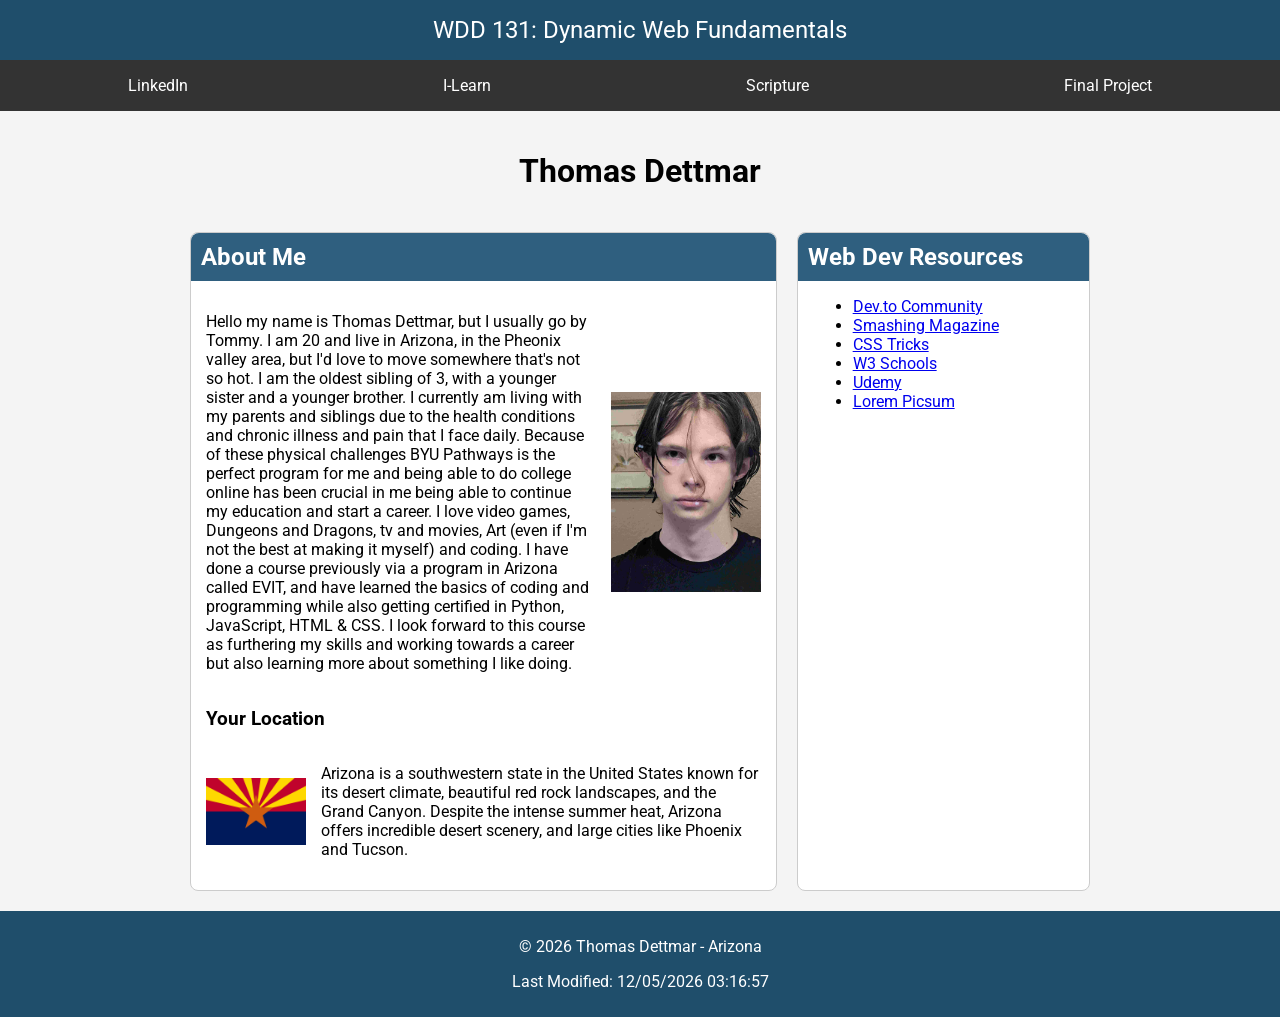
<file: index.html>
<!DOCTYPE html>
<html lang="en">
<head>
    <meta charset="UTF-8">
    <meta name="viewport" content="width=device-width, initial-scale=1.0">
    <title>WDD 131 – Dynamic Web Fundamentals – Thomas Dettmar</title>
    <meta name="description" content="WDD 131 – Dynamic Web Fundamentals | Thomas Dettmar | Web development, HTML, CSS, JavaScript landing page">
    <meta name="author" content="Thomas Dettmar">

    <link rel="preconnect" href="https://fonts.googleapis.com">
    <link rel="preconnect" href="https://fonts.gstatic.com" crossorigin>

    <link href="https://fonts.googleapis.com/css2?family=Roboto:wght@300;400;700&display=swap" rel="stylesheet">

    <link rel="stylesheet" href="styles/base.css">
    <script src="scripts/getdates.js" defer></script>
</head>
<body>

<header>
    <span id="course-title">WDD 131: Dynamic Web Fundamentals</span>
    <nav>
        <a href="https://www.linkedin.com/in/thomas-dettmar/" target="_blank">LinkedIn</a>
        <a href="https://byupw.instructure.com/" target="_blank">I-Learn</a>
        <a href="https://www.churchofjesuschrist.org/study/scriptures/nt/rev/6?lang=eng&id=p8#p8" target="_blank">Scripture</a>
        <a href="https://wildw00f.github.io/wdd131/project/index.html" target="_blank">Final Project</a>
    </nav>
</header>

<main>
    <h1>Thomas Dettmar</h1>

    <section class="card">
        <h2>About Me</h2>

        <div class="about-content">
            <p>
                Hello my name is Thomas Dettmar, but I usually go by Tommy. I am 20 and live in Arizona, in the Pheonix valley area, but I'd love to move somewhere that's not so hot. I am the oldest sibling of 3, with a younger sister and a younger brother. I currently am living with my parents and siblings due to the health conditions and chronic illness and pain that I face daily. Because of these physical challenges BYU Pathways is the perfect program for me and being able to do college online has been crucial in me being able to continue my education and start a career. I love video games, Dungeons and Dragons, tv and movies, Art (even if I'm not the best at making it myself) and coding. I have done a course previously via a program in Arizona called EVIT, and have learned the basics of coding and programming while also getting certified in Python, JavaScript, HTML & CSS. I look forward to this course as furthering my skills and working towards a career but also learning more about something I like doing.
            </p>
            <img src="images/profile.jpg" alt="Profile Photo">
        </div>

        <h3>Your Location</h3>

        <div class="location">
            <img src="images/flag.png" alt="Country Flag">
            <p>
                Arizona is a southwestern state in the United States known for its desert climate,
                beautiful red rock landscapes, and the Grand Canyon.
                Despite the intense summer heat, Arizona offers incredible desert scenery,
                and large cities like Phoenix and Tucson.
            </p>
        </div>
    </section>

    <section class="card">
        <h2>Web Dev Resources</h2>
        <ul>
            <li><a href="https://dev.to/">Dev.to Community</a></li>
            <li><a href="https://www.smashingmagazine.com/">Smashing Magazine</a></li>
            <li><a href="https://css-tricks.com/">CSS Tricks</a></li>
            <li><a href="https://www.w3schools.com/">W3 Schools</a></li>
            <li><a href="https://www.udemy.com/">Udemy</a></li>
            <li><a href="https://picsum.photos/">Lorem Picsum</a></li>
        </ul>
    </section>
</main>

<footer>
    <p>
        © <span id="currentyear"></span> Thomas Dettmar - Arizona
    </p>
    <p id="lastModified"></p>
</footer>

</body>
</html>
</file>
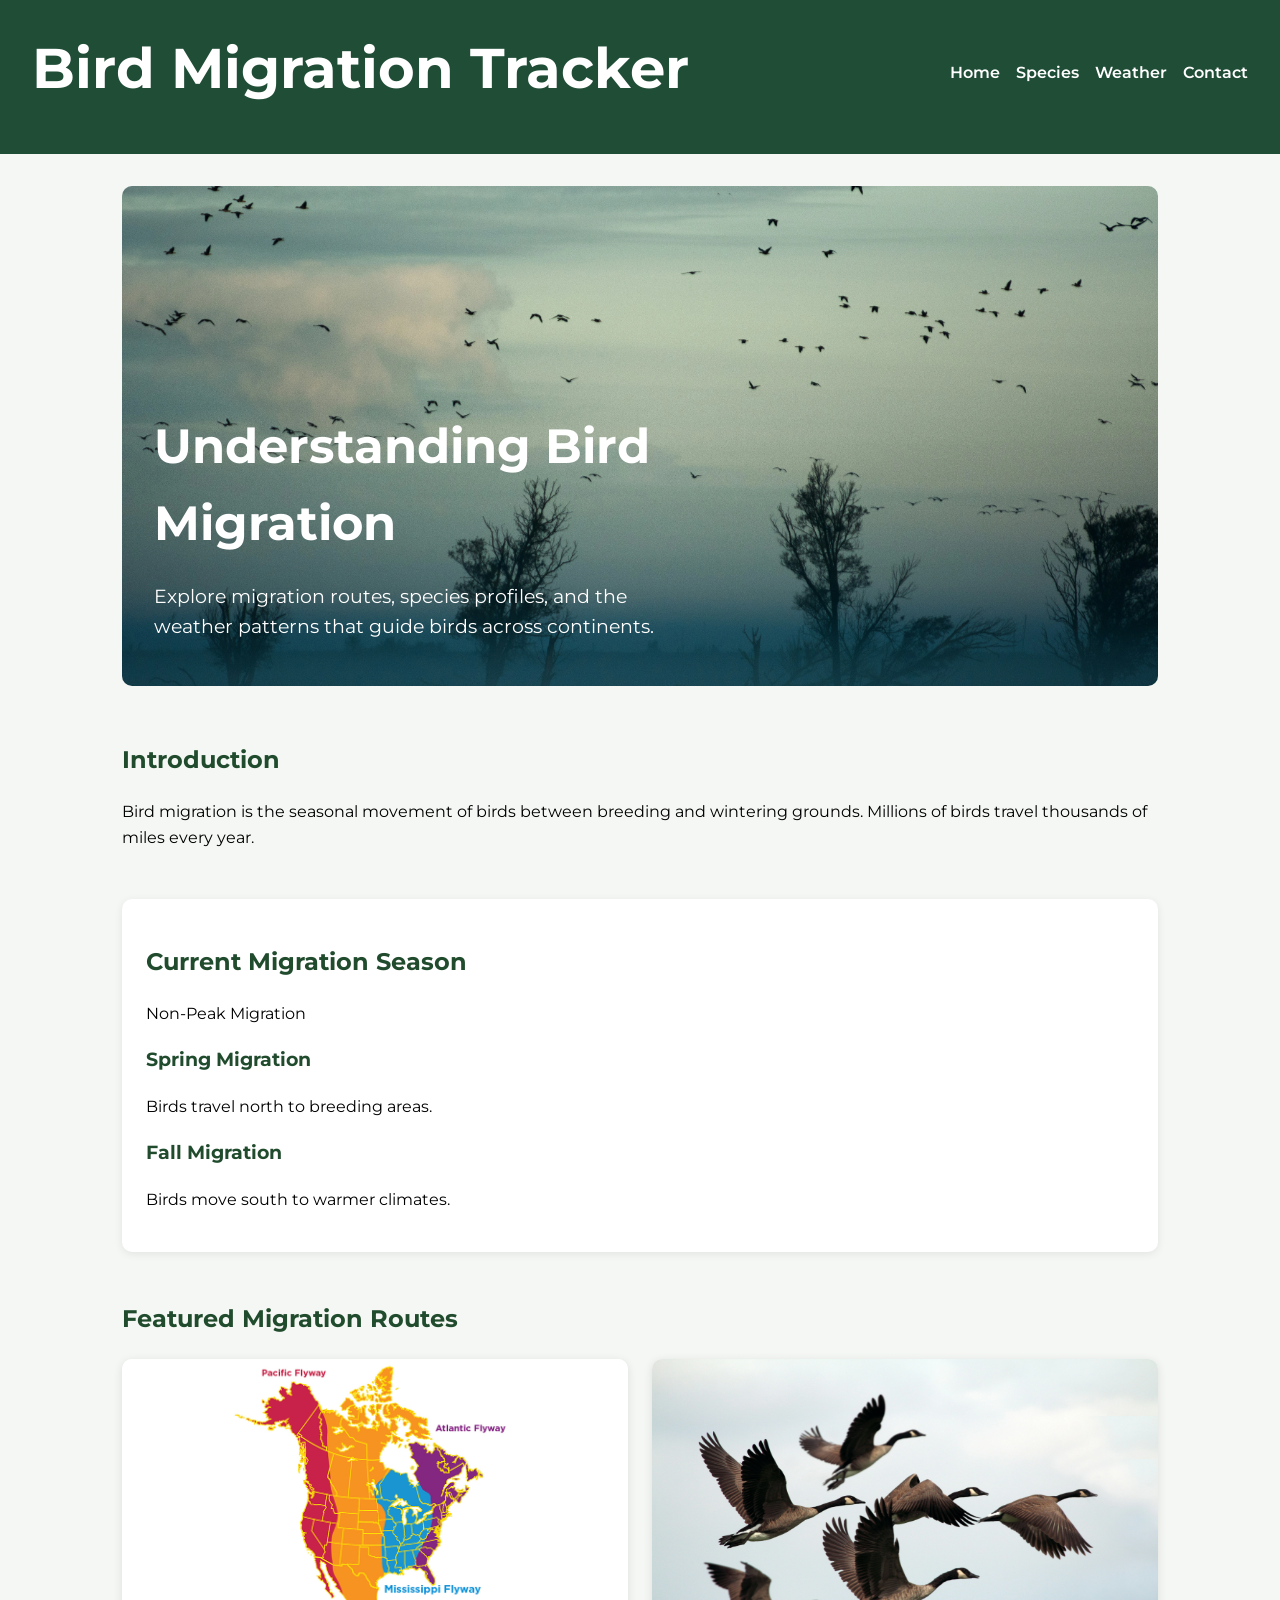
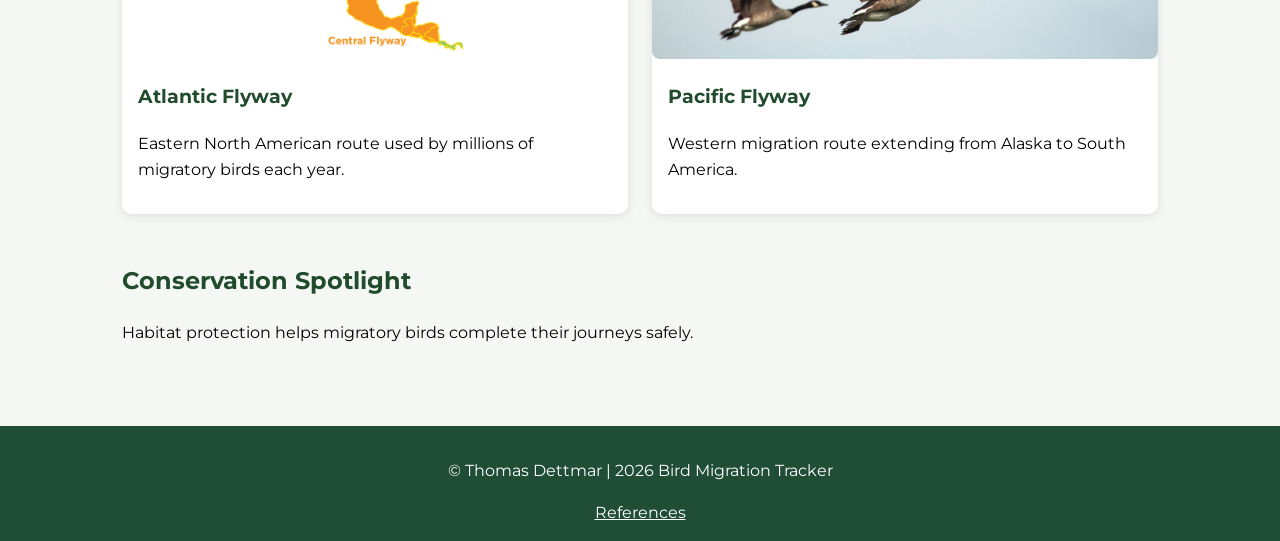
<file: project/index.html>
<!DOCTYPE html>
<html lang="en">
<head>
    <meta charset="UTF-8">
    <meta name="viewport" content="width=device-width, initial-scale=1.0">
    <title>Bird Migration Tracker</title>
    <meta name="description" content="WDD 131 Project – Bird Migration Tracker | Thomas Dettmar | Home page containing the majority of the information about bird migration. ">
    <meta name="author" content="Thomas Dettmar">

    <link rel="preconnect" href="https://fonts.googleapis.com">
    <link rel="preconnect" href="https://fonts.gstatic.com" crossorigin>

    <link href="https://fonts.googleapis.com/css2?family=Montserrat:wght@400;600;700&display=swap" rel="stylesheet">

    <link rel="stylesheet" href="styles/main.css">
    <link rel="stylesheet" href="styles/large.css">
    <script defer src="scripts/main.js"></script>
</head>

<body>

    <header>
        <h1>Bird Migration Tracker</h1>
    
        <nav>
            <ul>
                <li><a href="index.html">Home</a></li>
                <li><a href="species.html">Species</a></li>
                <li><a href="weather.html">Weather</a></li>
                <li><a href="contact.html">Contact</a></li>
            </ul>
        </nav>
    </header>
    
    <main>
        
        <section class="hero">

            <img
                src="images/hero.webp"
                alt="Migrating birds">

            <div class="hero-text">
                <h2>Understanding Bird Migration</h2>
            
                <p>
                    Explore migration routes, species profiles,
                    and the weather patterns that guide birds
                    across continents.
                </p>
            </div>
        
        </section>
        
        <section>
            <h2>Introduction</h2>
            <p>
                Bird migration is the seasonal movement of birds between
                breeding and wintering grounds. Millions of birds travel
                thousands of miles every year.
            </p>
        </section>
        
        <section class="info-card">
            <h2>Current Migration Season</h2>
            <p id="season"></p>
            <article>
                <h3>Spring Migration</h3>
                <p>Birds travel north to breeding areas.</p>
            </article>
        
            <article>
                <h3>Fall Migration</h3>
                <p>Birds move south to warmer climates.</p>
            </article>
        </section>
        
        <section>
            <h2>Featured Migration Routes</h2>

            <div class="routes-grid">
            
                <article class="route-card">
                    <img
                        class="map-image"
                        src="images/migration-map.webp"
                        alt="North American migration routes"
                        loading="lazy">
                
                    <div class="route-content">
                        <h3>Atlantic Flyway</h3>
                    
                        <p>
                            Eastern North American route used by
                            millions of migratory birds each year.
                        </p>
                    </div>
                </article>
            
                <article class="route-card">
                    <img
                        class="bird-image"
                        src="images/goose.webp"
                        alt="Canada geese flying"
                        loading="lazy">
                
                    <div class="route-content">
                        <h3>Pacific Flyway</h3>
                    
                        <p>
                            Western migration route extending from
                            Alaska to South America.
                        </p>
                    </div>
                </article>
            
            </div>
        </section>
        
        <section>
            <h2>Conservation Spotlight</h2>
        
            <p>
                Habitat protection helps migratory birds complete their
                journeys safely.
            </p>
        </section>
        
    </main>
    
    <footer>
        <p>&copy; Thomas Dettmar | 2026 Bird Migration Tracker</p>
    
        <a href="references.html">References</a>
    </footer>
    
</body>
</html>
</file>
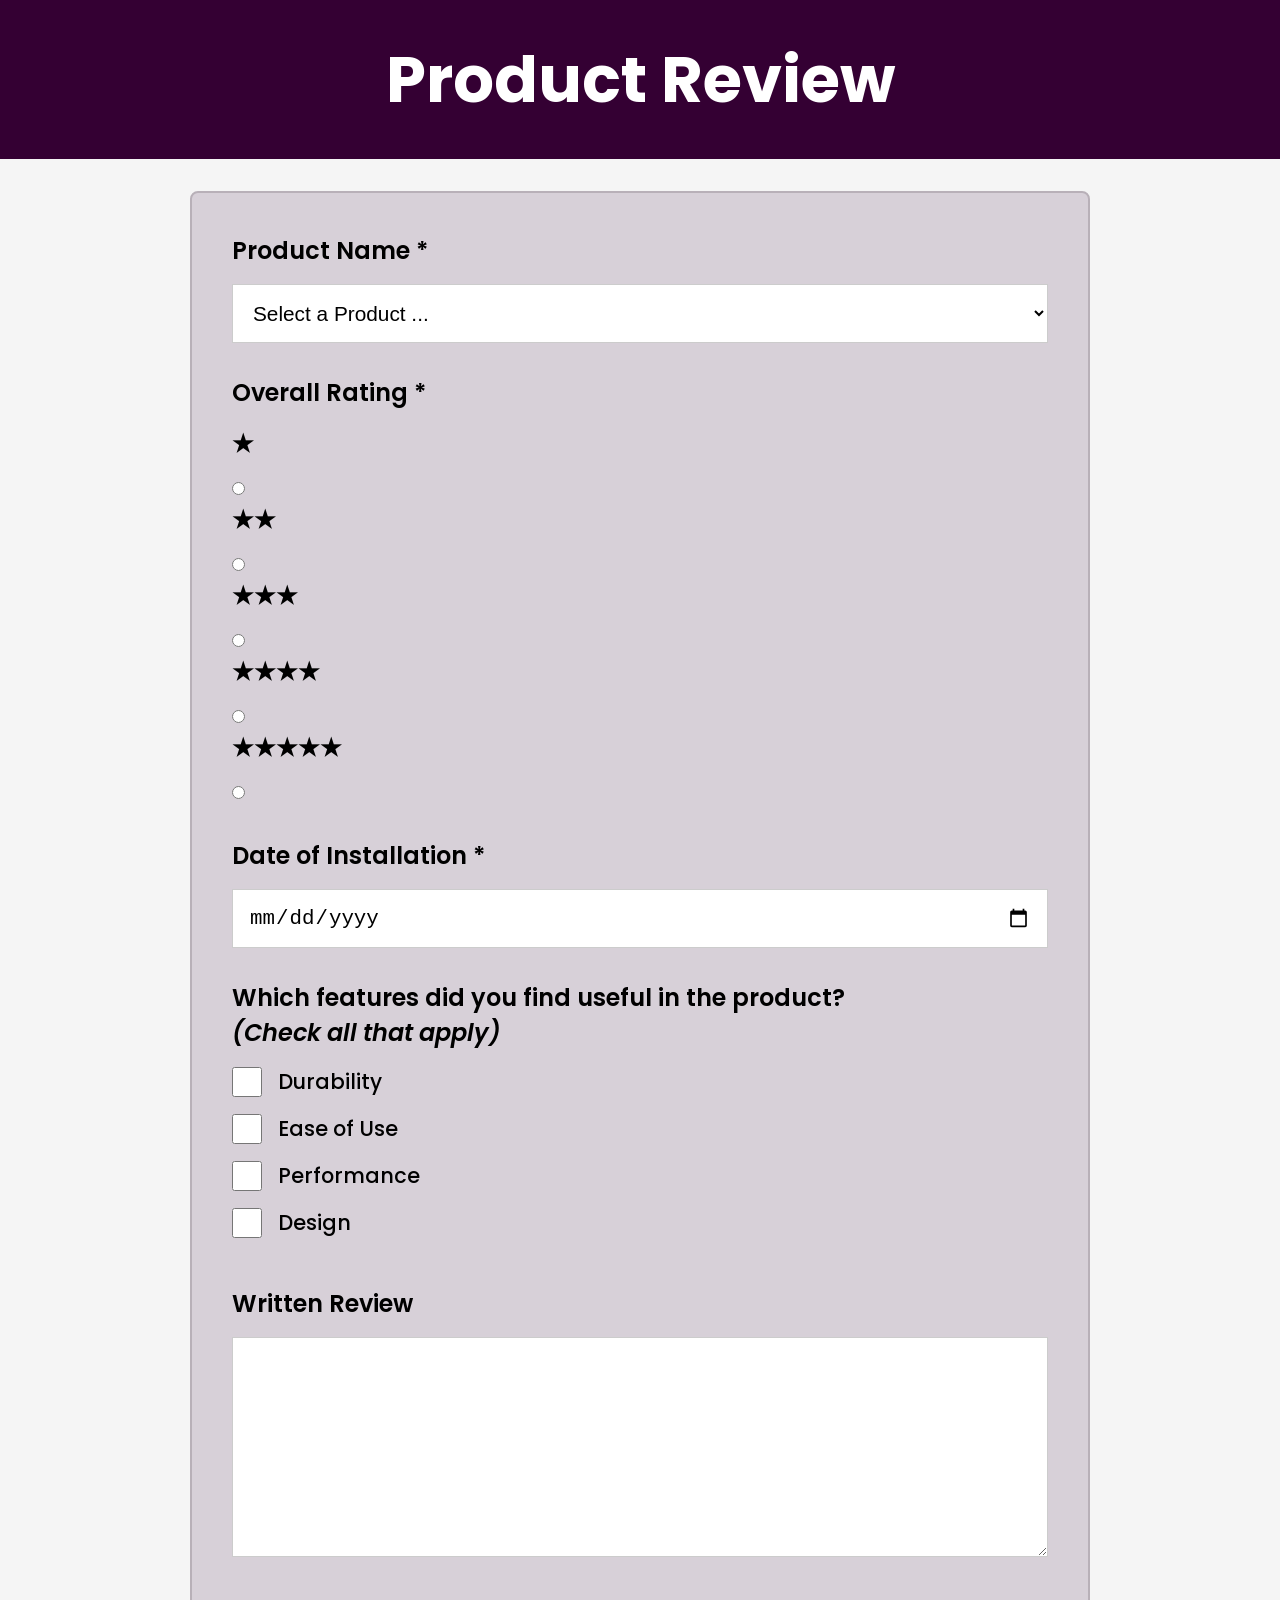
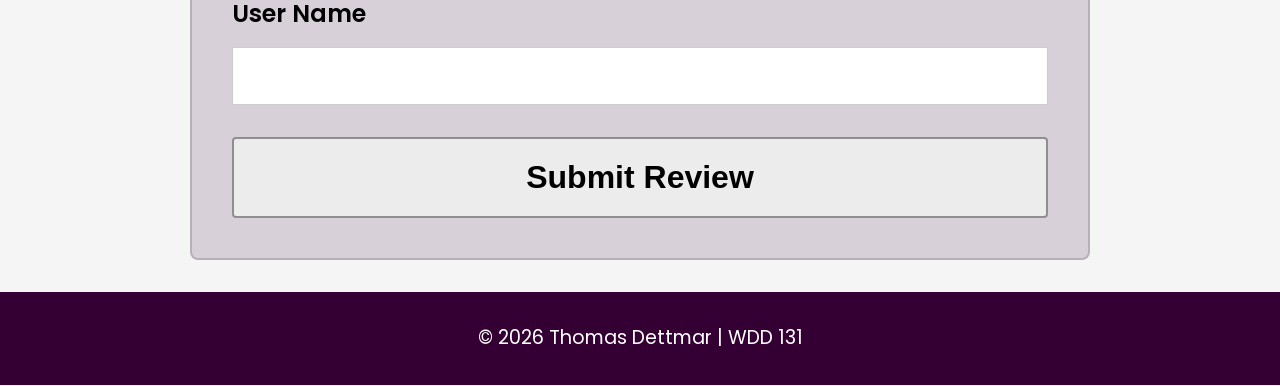
<file: form.html>
<!DOCTYPE html>
<html lang="en">
<head>
    <meta charset="UTF-8">
    <meta name="viewport" content="width=device-width, initial-scale=1.0">

    <title>Product Review Form</title>

    <meta name="description"
          content="Submit a product review by selecting a product, rating it, choosing useful features, and providing feedback.">

    <meta name="author"
          content="Thomas Dettmar">

    <link rel="preconnect" href="https://fonts.googleapis.com">
    <link rel="preconnect" href="https://fonts.gstatic.com" crossorigin>

    <link href="https://fonts.googleapis.com/css2?family=Poppins:wght@300;400;600;700&display=swap"
          rel="stylesheet">

    <link rel="stylesheet" href="styles/form.css">

    <script src="scripts/form.js" defer></script>
</head>
<body>

<header>
    <h1>Product Review</h1>
</header>

<main>
    <form method="get" action="review.html">

        <div class="form-group">
            <label for="productName">Product Name *</label>
            <select id="productName" name="productName" required>
                <option value="" disabled selected>
                    Select a Product ...
                </option>
            </select>
        </div>

        <fieldset>
            <legend>Overall Rating *</legend>
                
            <label for="rating1">★</label>
            <input type="radio" id="rating1" name="rating" value="1" required>
                
            <label for="rating2">★★</label>
            <input type="radio" id="rating2" name="rating" value="2" required>
                
            <label for="rating3">★★★</label>
            <input type="radio" id="rating3" name="rating" value="3" required>
                
            <label for="rating4">★★★★</label>
            <input type="radio" id="rating4" name="rating" value="4" required>
                
            <label for="rating5">★★★★★</label>
            <input type="radio" id="rating5" name="rating" value="5" required>
        </fieldset>

        <div class="form-group">
            <label for="installDate">Date of Installation *</label>
            <input
                type="date"
                id="installDate"
                name="installDate"
                required>
        </div>

        <fieldset class="features">

            <legend>
                Which features did you find useful in the product?
                <br>
                <em>(Check all that apply)</em>
            </legend>
        
            <label for="durability">
                <input type="checkbox"
                       id="durability"
                       name="features"
                       value="Durability">
                Durability
            </label>
        
            <label for="easeOfUse">
                <input type="checkbox"
                       id="easeOfUse"
                       name="features"
                       value="Ease of Use">
                Ease of Use
            </label>
        
            <label for="performance">
                <input type="checkbox"
                       id="performance"
                       name="features"
                       value="Performance">
                Performance
            </label>
        
            <label for="design">
                <input type="checkbox"
                       id="design"
                       name="features"
                       value="Design">
                Design
            </label>
        
        </fieldset>

        <div class="form-group">
            <label for="review">Written Review</label>
            <textarea
                id="review"
                name="review"
                rows="5"></textarea>
        </div>

        <div class="form-group">
            <label for="username">User Name</label>
            <input
                type="text"
                id="username"
                name="username">
        </div>

        <input type="submit" value="Submit Review">

    </form>
</main>

<footer>
    <p>&copy; 2026 Thomas Dettmar | WDD 131</p>
</footer>

</body>
</html>
</file>
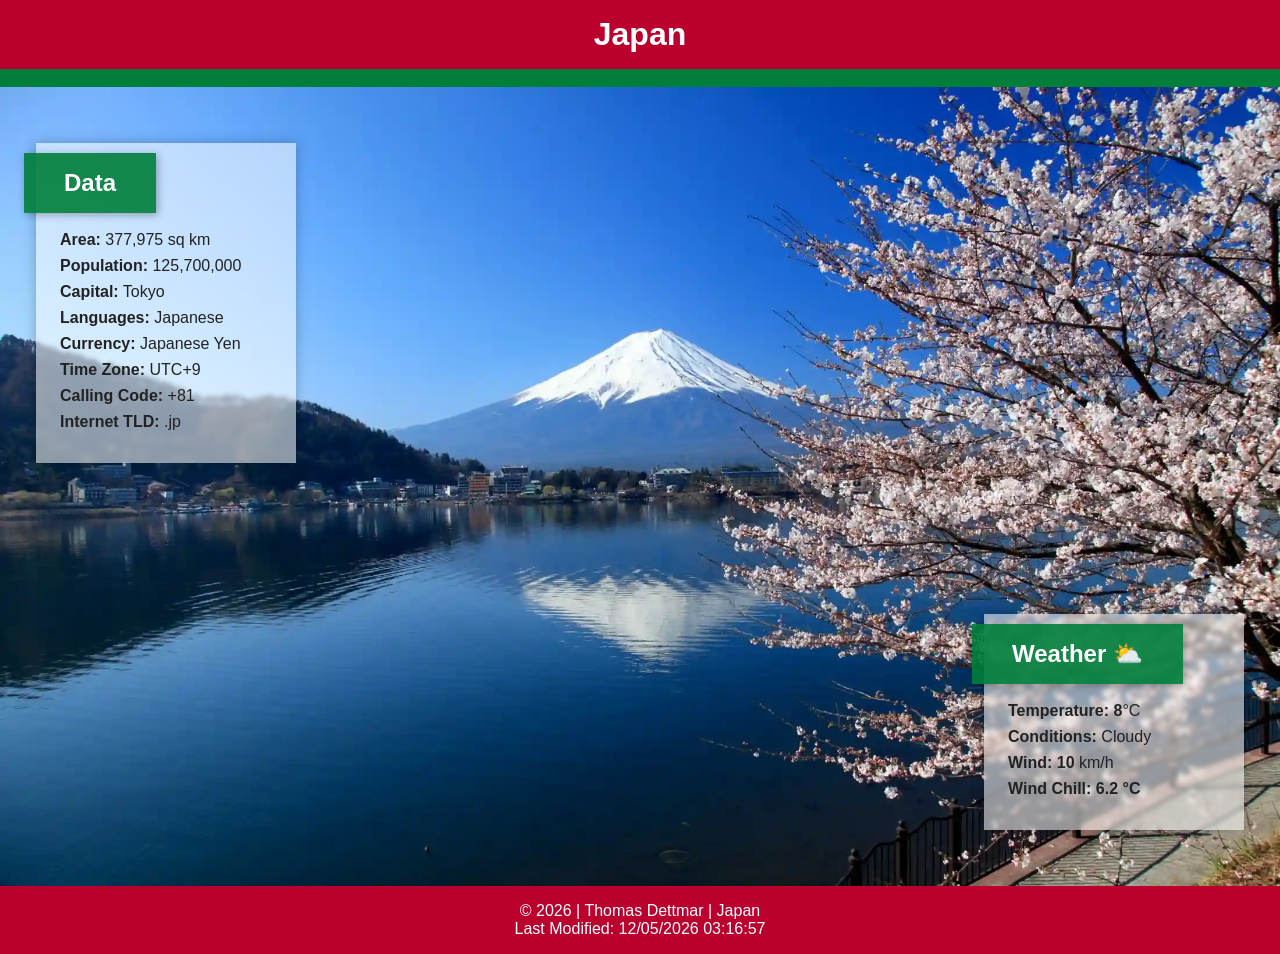
<file: place.html>
<!DOCTYPE html>
<html lang="en">
<head>
  <meta charset="UTF-8">
  <meta name="viewport" content="width=device-width, initial-scale=1.0">
  <meta name="description" content="Explore Japan with country data, weather information, and responsive design features.">
  <meta name="author" content="Thomas Dettmar">
  <title>Place Page</title>

  <link rel="stylesheet" href="styles/place.css">
  <script src="scripts/place.js" defer></script>
</head>

<body>

  <header>
    <h1>Japan</h1>
  </header>

  <main>

    <picture>
      <source media="(min-width: 768px)" srcset="images/hero-large.webp">
      <img src="images/hero-small.webp" alt="Beautiful view of Japan" class="hero">
    </picture>

    <section class="card data">
  <h2>Data</h2>

        <p><span>Area:</span> 377,975 sq km</p>
        <p><span>Population:</span> 125,700,000</p>
        <p><span>Capital:</span> Tokyo</p>
        <p><span>Languages:</span> Japanese</p>
        <p><span>Currency:</span> Japanese Yen</p>
        <p><span>Time Zone:</span> UTC+9</p>
        <p><span>Calling Code:</span> +81</p>
        <p><span>Internet TLD:</span> .jp</p>
    </section>

    <section class="card weather">
      <h2>Weather</h2>

      <img src="images/weather.svg" alt="Weather Icon" class="weather-icon">

      <p><span>Temperature:</span> <span id="temperature">8</span>°C</p>
      <p><span>Conditions:</span> Cloudy</p>
      <p><span>Wind:</span> <span id="windspeed">10</span> km/h</p>
      <p><span>Wind Chill:</span> <span id="windchill"></span></p>
    </section>

  </main>

  <footer>
    <p>
      &copy; <span id="year"></span> | Thomas Dettmar | Japan
    </p>

    <p id="lastModified"></p>
  </footer>

</body>
</html>
</file>
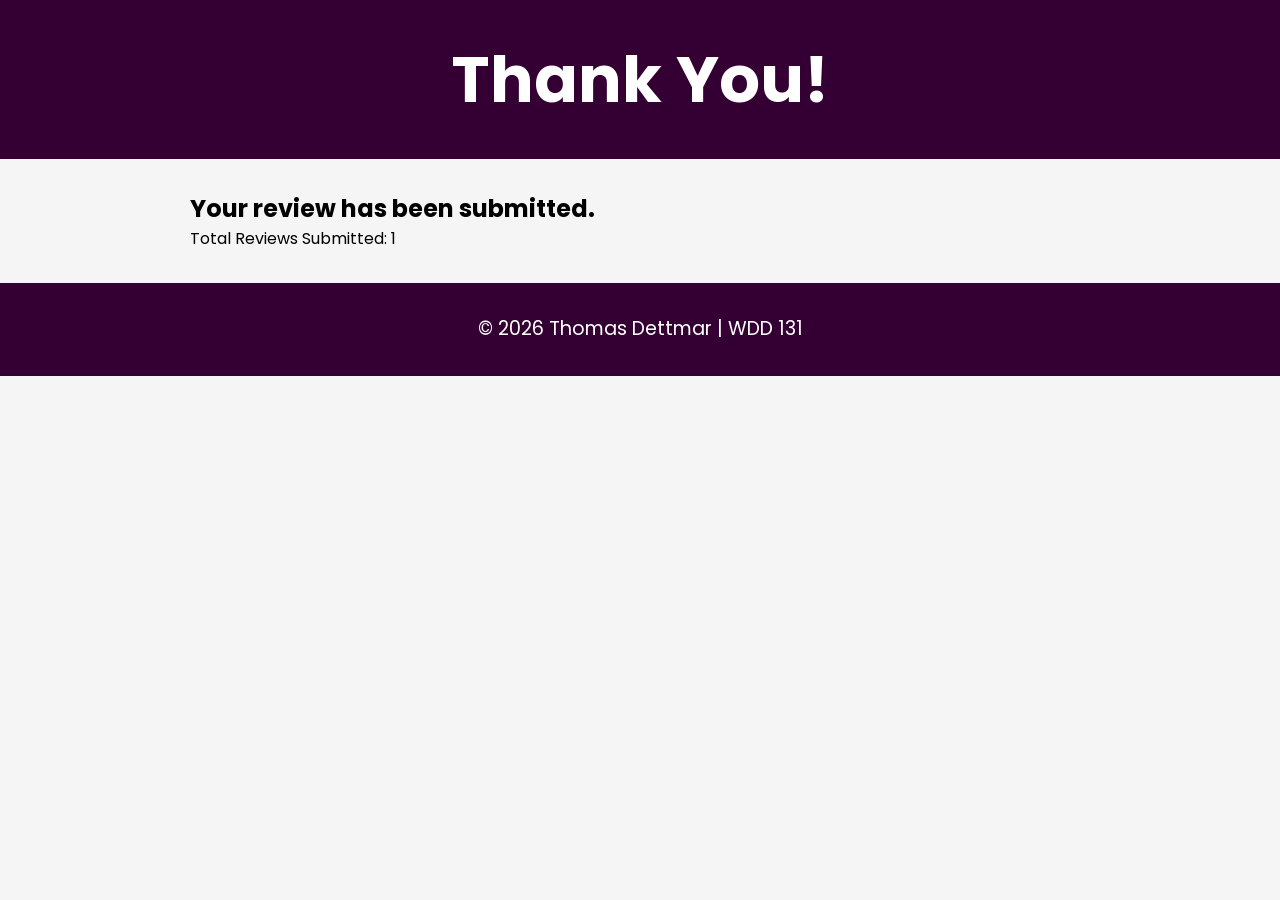
<file: review.html>
<!DOCTYPE html>
<html lang="en">
<head>
    <meta charset="UTF-8">
    <meta name="viewport" content="width=device-width, initial-scale=1.0">

    <title>Review Submitted | Product Review Form</title>

    <meta name="description"
          content="Confirmation page showing a successfully submitted product review and total review count.">

    <meta name="author"
          content="Thomas Dettmar">

    <link rel="preconnect" href="https://fonts.googleapis.com">
    <link rel="preconnect" href="https://fonts.gstatic.com" crossorigin>

    <link href="https://fonts.googleapis.com/css2?family=Poppins:wght@300;400;600;700&display=swap"
          rel="stylesheet">

    <link rel="stylesheet" href="styles/form.css">

    <script src="scripts/review.js" defer></script>
</head>
<body>

<header>
    <h1>Thank You!</h1>
</header>

<main>
    <h2>Your review has been submitted.</h2>

    <p>
        Total Reviews Submitted:
        <span id="reviewCount">0</span>
    </p>
</main>

<footer>
    <p>&copy; 2026 Thomas Dettmar | WDD 131</p>
</footer>

</body>
</html>
</file>
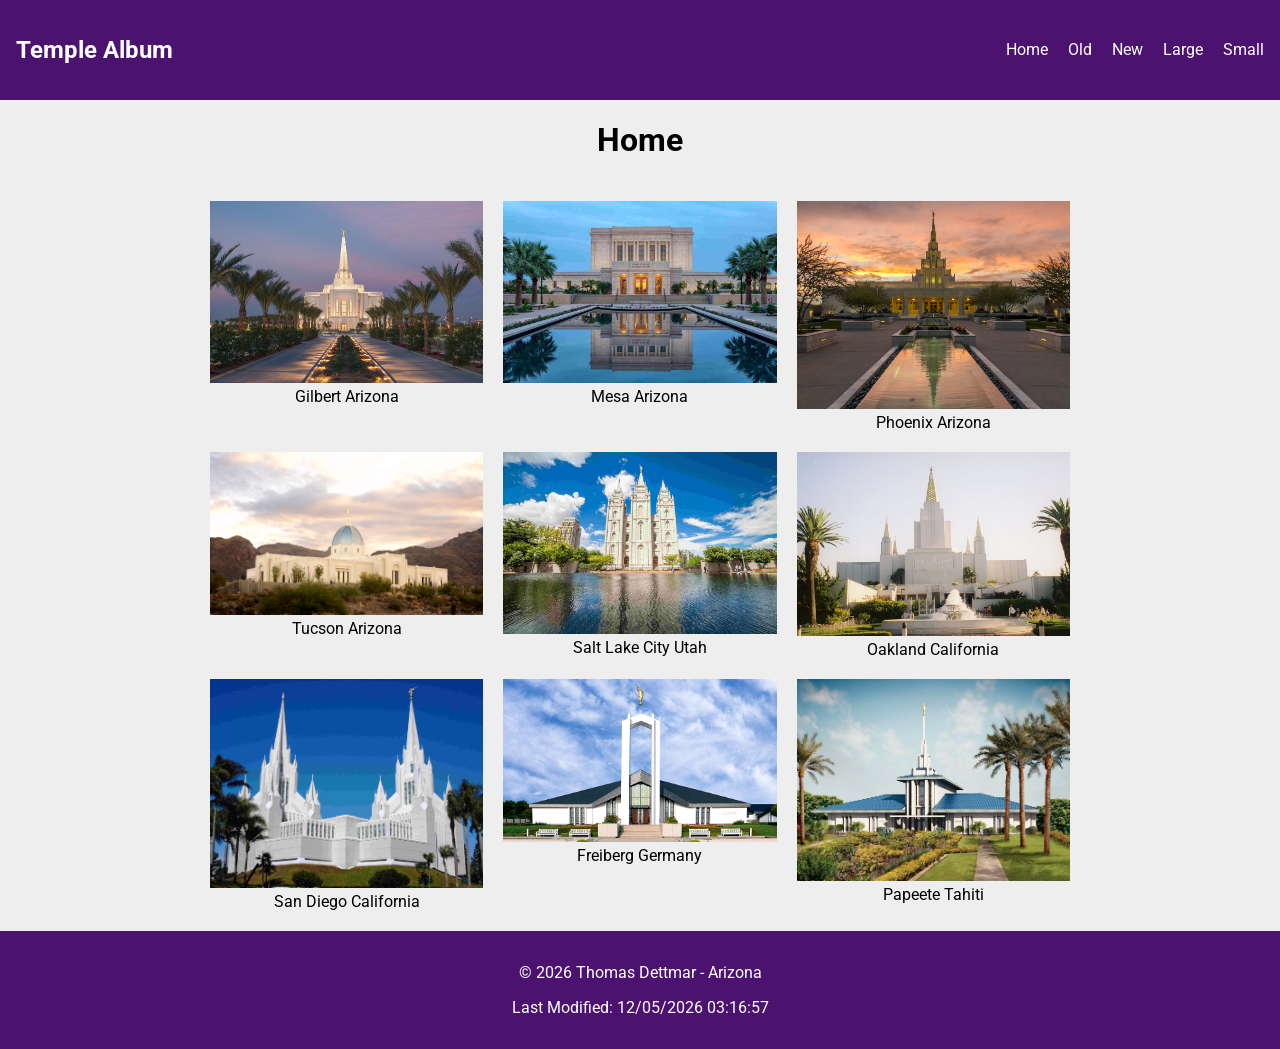
<file: temples.html>
<!DOCTYPE html>
<html lang="en">
<head>
    <meta charset="UTF-8">
    <meta name="viewport" content="width=device-width, initial-scale=1.0">
    <title>Temple Album</title>
    <meta name="description" content="A responsive temple photo album showcasing various temples from around the world.">
    <meta name="author" content="Thomas Dettmar">

    <link rel="preconnect" href="https://fonts.googleapis.com">
    <link rel="preconnect" href="https://fonts.gstatic.com" crossorigin>

    <link href="https://fonts.googleapis.com/css2?family=Roboto&display=swap" rel="stylesheet">
    <link rel="stylesheet" href="styles/temples.css">
    <link rel="stylesheet" href="styles/temples-large.css">

    <script src="scripts/temples.js" defer></script>
</head>

<body>

<header>
    <h2>Temple Album</h2>

    <button id="menuBtn">☰</button>

    <nav id="navMenu">
        <a href="#">Home</a>
        <a href="#">Old</a>
        <a href="#">New</a>
        <a href="#">Large</a>
        <a href="#">Small</a>
    </nav>
</header>

<main>
    <h1>Home</h1>

    <div class="gallery">
        <figure>
            <img src="images/gilbert-arizona-temple.jpg" alt="Gilbert Arizona Temple">
            <figcaption>Gilbert Arizona</figcaption>
        </figure>

        <figure>
            <img src="images/mesa-arizona-temple.jpg" alt="Mesa Arizona Temple">
            <figcaption>Mesa Arizona</figcaption>
        </figure>

        <figure>
            <img src="images/phoenix-arizona-temple.jpg" alt="Phoenix Arizona Temple">
            <figcaption>Phoenix Arizona</figcaption>
        </figure>

        <figure>
            <img src="images/tucson-arizona-temple.jpg" alt="Tucson Arizona Temple">
            <figcaption>Tucson Arizona</figcaption>
        </figure>

        <figure>
            <img src="images/salt-lake-city-utah-temple.jpg" alt="Salt Lake City Utah Temple">
            <figcaption>Salt Lake City Utah</figcaption>
        </figure>

        <figure>
            <img src="images/oakland-california-temple.jpg" alt="Oakland California Temple">
            <figcaption>Oakland California</figcaption>
        </figure>

        <figure>
            <img src="images/san-diego-temple.jpg" alt="San Diego California Temple">
            <figcaption>San Diego California</figcaption>
        </figure>

        <figure>
            <img src="images/freiberg-germany-temple.jpg" alt="Freiberg Germany Temple">
            <figcaption>Freiberg Germany</figcaption>
        </figure>

        <figure>
            <img src="images/papeete-tahiti-temple.jpg" alt="Papeete Tahiti Temple">
            <figcaption>Papeete Tahiti</figcaption>
        </figure>
    </div>
</main>

<footer>
    <p>© <span id="year"></span> Thomas Dettmar - Arizona</p>
    <p id="lastModified"></p>
</footer>

</body>
</html>
</file>
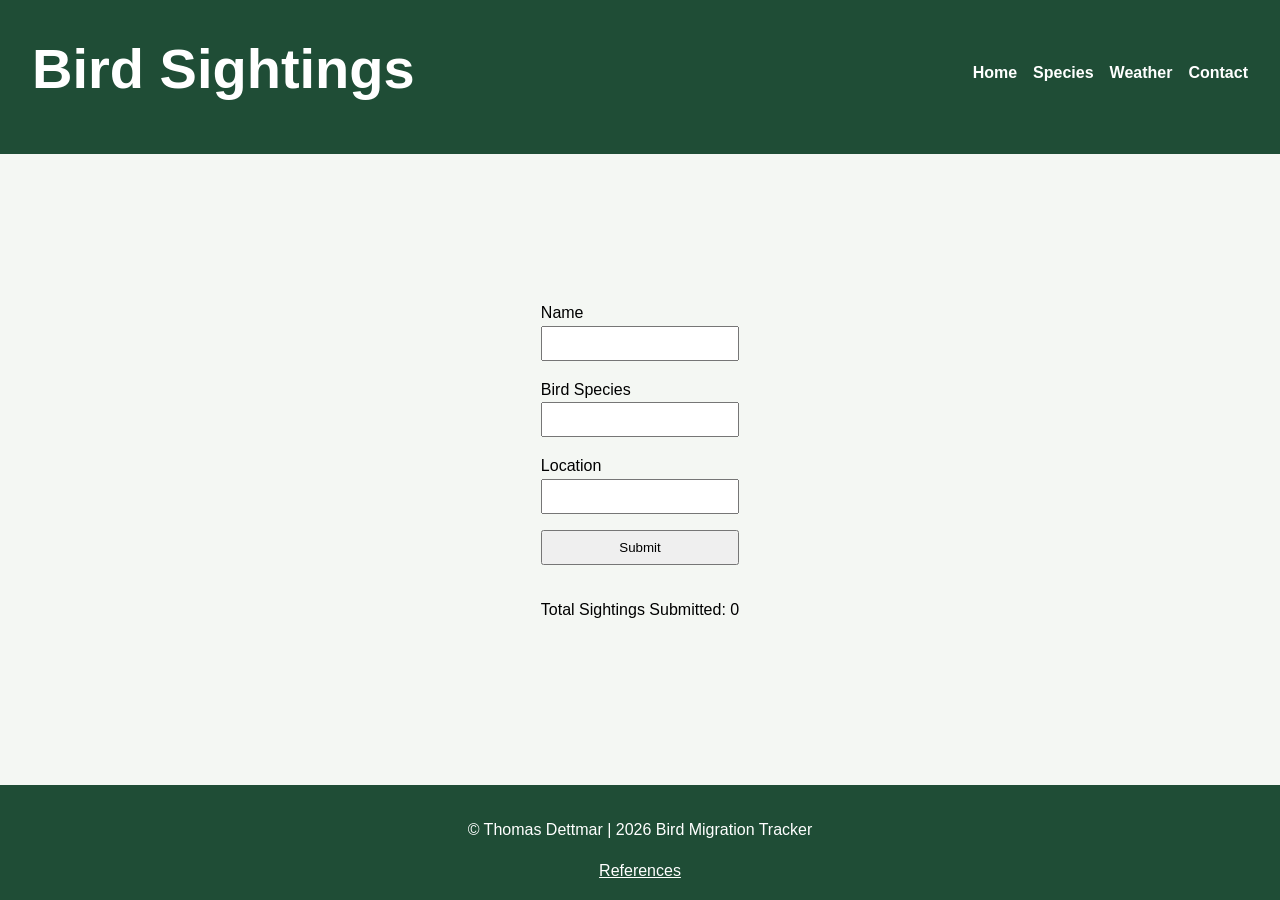
<file: project/contact.html>
<!DOCTYPE html>
<html lang="en">
<head>
    <meta charset="UTF-8">
    <meta name="viewport" content="width=device-width, initial-scale=1.0">

    <title>Bird Sighting Form</title>

    <meta name="description" content="WDD 131 Project – Bird Migration Tracker | Thomas Dettmar | Contact page for submitting bird sightings.">
    <meta name="author" content="Thomas Dettmar">

    <link rel="stylesheet" href="styles/main.css">
    <link rel="stylesheet" href="styles/large.css">

    <script defer src="scripts/contact.js"></script>
</head>

<body>

    <header>

    <h1>Bird Sightings</h1>

    <nav>
        <ul>
            <li><a href="index.html">Home</a></li>
            <li><a href="species.html">Species</a></li>
            <li><a href="weather.html">Weather</a></li>
            <li><a href="contact.html">Contact</a></li>
        </ul>
    </nav>

    </header>

    <main>

        <form id="sightingForm">

        <label for="name">Name</label>
        <input type="text" id="name" required>

        <label for="bird">Bird Species</label>
        <input type="text" id="bird" required>

        <label for="location">Location</label>
        <input type="text" id="location" required>

        <button type="submit">Submit</button>

        </form>

    <p id="message"></p>

    <p id="count"></p>

    </main>

    <footer>
        <p>&copy; Thomas Dettmar | 2026 Bird Migration Tracker</p>

        <a href="references.html">References</a>
    </footer>

</body>
</html>
</file>
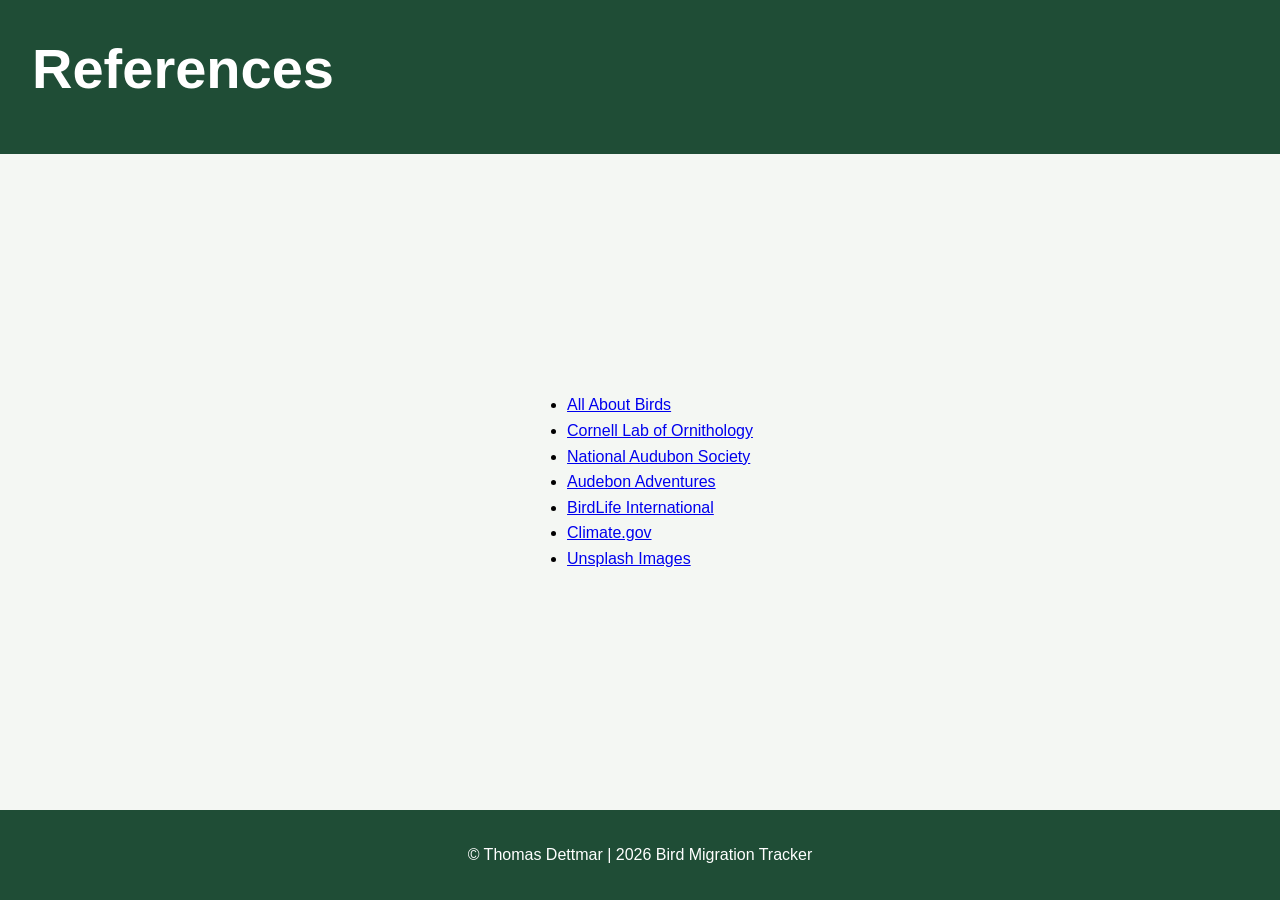
<file: project/references.html>
<!DOCTYPE html>
<html lang="en">
<head>
    <meta charset="UTF-8">
    <meta name="viewport" content="width=device-width, initial-scale=1.0">

    <title>References</title>

    <meta name="description" content="WDD 131 Project – Bird Migration Tracker | Thomas Dettmar | References page for the bird migration tracker.">
    <meta name="author" content="Thomas Dettmar">

    <link rel="stylesheet" href="styles/main.css">
</head>

<body>

    <header>
        <h1>References</h1>
    </header>

    <main>

        <ul>

            <li><a href="https://www.allaboutbirds.org/cams/" target="_blank">All About Birds</a></li>
            
            <li><a href="https://www.birds.cornell.edu/home/" target="_blank">Cornell Lab of Ornithology</a></li>
            
            <li><a href="https://www.audubon.org" target="_blank">National Audubon Society</a></li>

            <li><a href="https://www.audubonadventures.org" target="_blank">Audebon Adventures</a></li>
            
            <li><a href="https://www.birdlife.org" target="_blank">BirdLife International</a></li>

            <li><a href="https://www.climate.gov" target="_blank">Climate.gov</a></li>
            
            <li><a href="https://unsplash.com" target="_blank">Unsplash Images</a></li>

        </ul>

    </main>

    <footer>
        <p>&copy; Thomas Dettmar | 2026 Bird Migration Tracker</p>
    </footer>

</body>
</html>
</file>
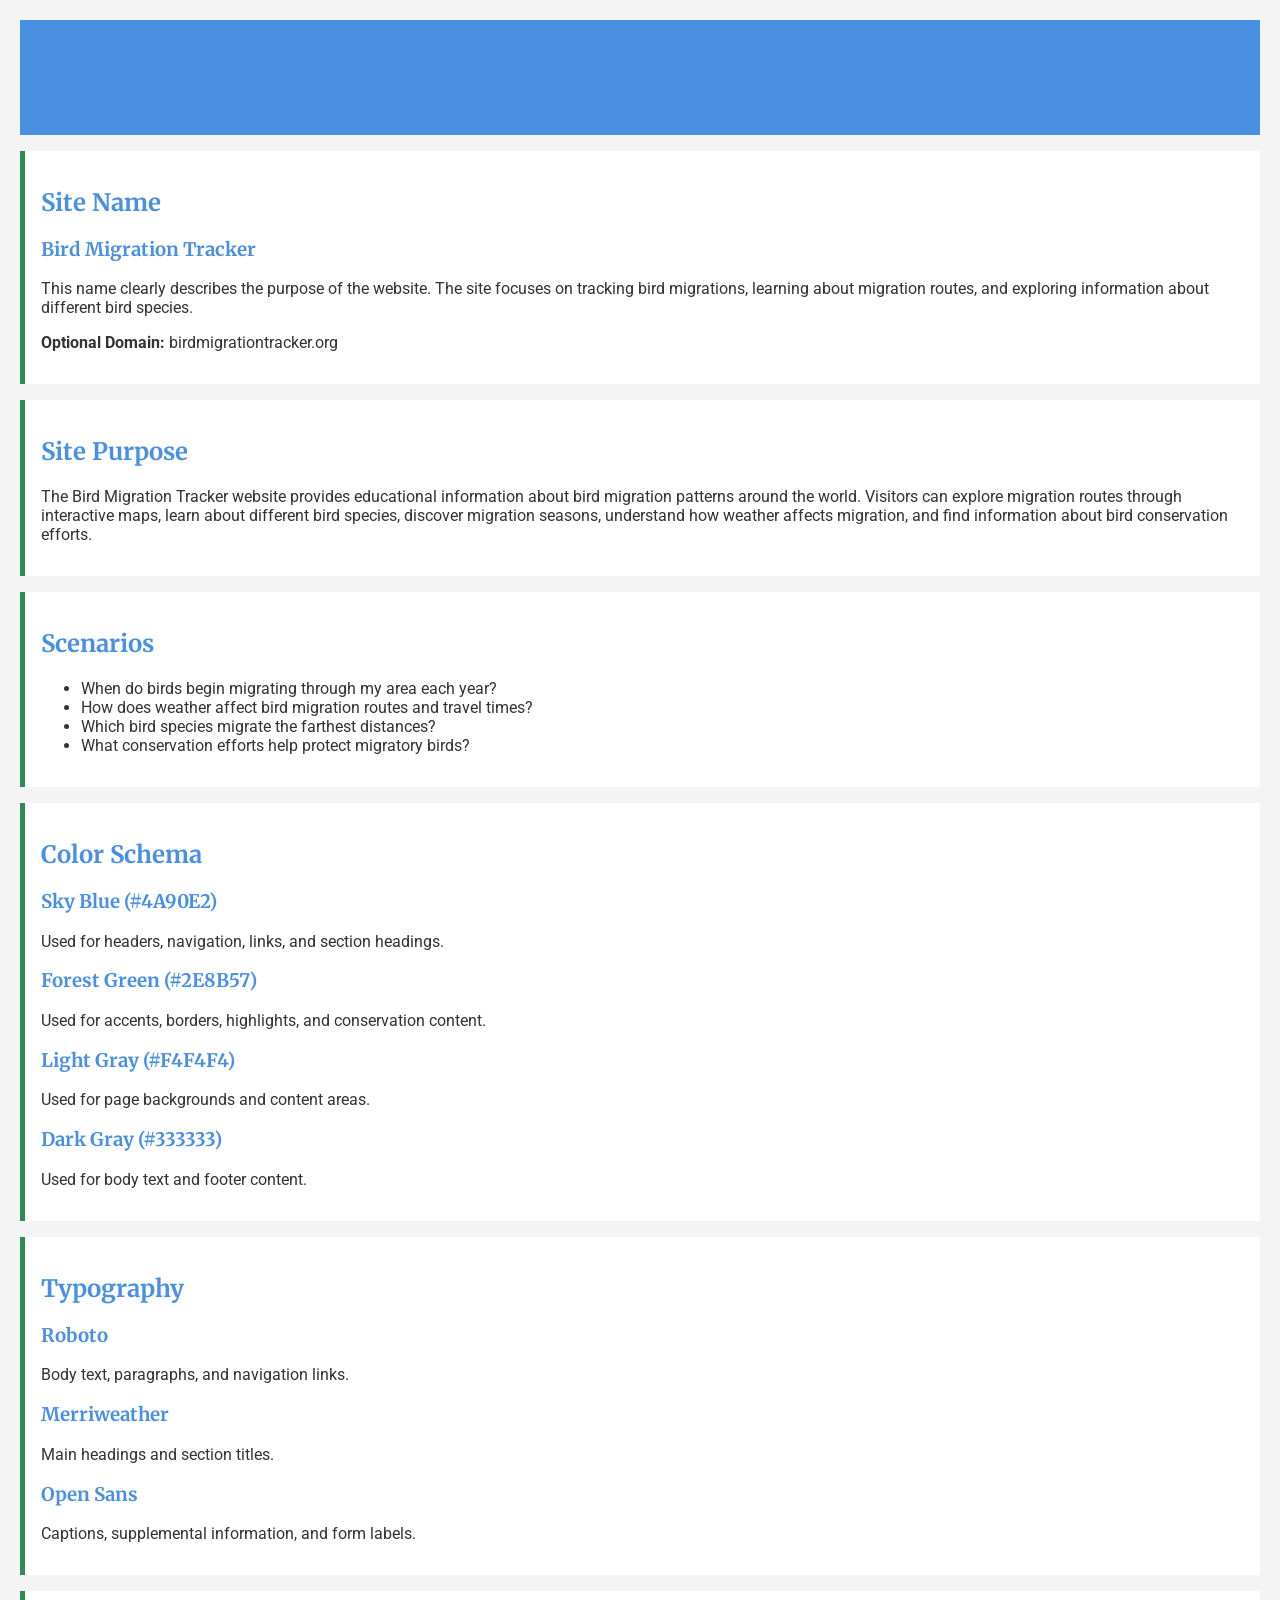
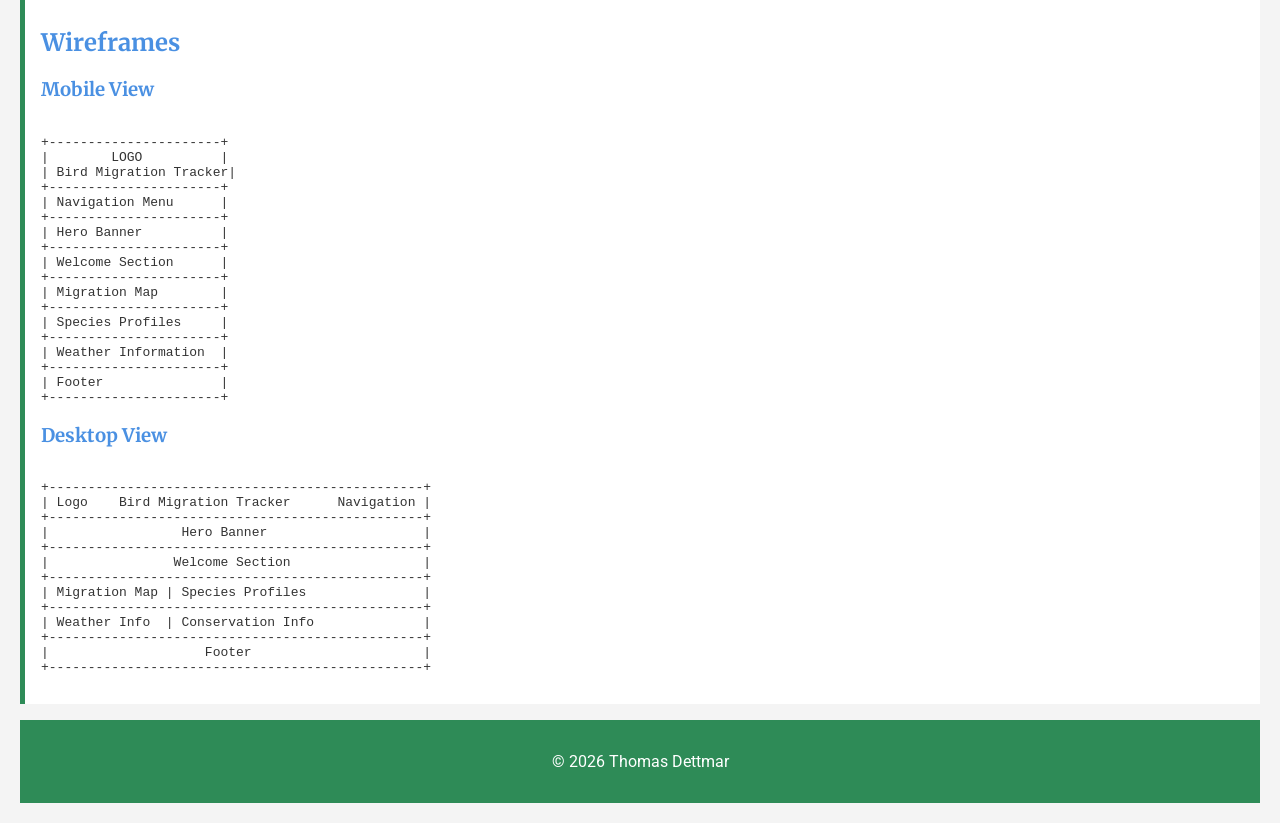
<file: project/siteplan.html>
<!DOCTYPE html>

<html lang="en">
<head>
    <meta charset="UTF-8">
    <meta name="viewport" content="width=device-width, initial-scale=1.0">
    <title>Bird Migration Tracker Site Plan</title>
    <meta name="description" content="Site plan for the Bird Migration Tracker website project including purpose, audience, colors, typography, and wireframes.">
    <meta name="author" content="Thomas Dettmar">

<link rel="stylesheet" href="styles/siteplan.css">

<link rel="preconnect" href="https://fonts.googleapis.com">
<link rel="preconnect" href="https://fonts.gstatic.com" crossorigin>
<link href="https://fonts.googleapis.com/css2?family=Merriweather&family=Open+Sans&family=Roboto&display=swap" rel="stylesheet">

</head>

<body>

<header>
    <h1>Bird Migration Tracker - Site Plan</h1>
</header>

<main>

<section>
    <h2>Site Name</h2>
    <h3>Bird Migration Tracker</h3>
    <p>
        This name clearly describes the purpose of the website. The site focuses on tracking bird migrations, learning about
        migration routes, and exploring information about different bird species.
    </p>
    <p><strong>Optional Domain:</strong> birdmigrationtracker.org</p>
</section>

<section>
    <h2>Site Purpose</h2>
    <p>
        The Bird Migration Tracker website provides educational information about bird
        migration patterns around the world. Visitors can explore migration routes
        through interactive maps, learn about different bird species, discover migration
        seasons, understand how weather affects migration, and find information about
        bird conservation efforts.
    </p>
</section>

<section>
    <h2>Scenarios</h2>
    <ul>
        <li>When do birds begin migrating through my area each year?</li>
        <li>How does weather affect bird migration routes and travel times?</li>
        <li>Which bird species migrate the farthest distances?</li>
        <li>What conservation efforts help protect migratory birds?</li>
    </ul>
</section>

<section>
    <h2>Color Schema</h2>

    <h3>Sky Blue (#4A90E2)</h3>
    <p>Used for headers, navigation, links, and section headings.</p>

    <h3>Forest Green (#2E8B57)</h3>
    <p>Used for accents, borders, highlights, and conservation content.</p>

    <h3>Light Gray (#F4F4F4)</h3>
    <p>Used for page backgrounds and content areas.</p>

    <h3>Dark Gray (#333333)</h3>
    <p>Used for body text and footer content.</p>
</section>

<section>
    <h2>Typography</h2>

    <h3>Roboto</h3>
    <p>Body text, paragraphs, and navigation links.</p>

    <h3>Merriweather</h3>
    <p>Main headings and section titles.</p>

    <h3>Open Sans</h3>
    <p>Captions, supplemental information, and form labels.</p>
</section>

<section>
    <h2>Wireframes</h2>

    <h3>Mobile View</h3>
    <pre>

+----------------------+
|        LOGO          |
| Bird Migration Tracker|
+----------------------+
| Navigation Menu      |
+----------------------+
| Hero Banner          |
+----------------------+
| Welcome Section      |
+----------------------+
| Migration Map        |
+----------------------+
| Species Profiles     |
+----------------------+
| Weather Information  |
+----------------------+
| Footer               |
+----------------------+ </pre>

    <h3>Desktop View</h3>
    <pre>

+------------------------------------------------+
| Logo    Bird Migration Tracker      Navigation |
+------------------------------------------------+
|                 Hero Banner                    |
+------------------------------------------------+
|                Welcome Section                 |
+------------------------------------------------+
| Migration Map | Species Profiles               |
+------------------------------------------------+
| Weather Info  | Conservation Info              |
+------------------------------------------------+
|                    Footer                      |
+------------------------------------------------+ </pre> </section>

</main>

<footer>
    <p>&copy; 2026 Thomas Dettmar</p>
</footer>

</body>
</html>
</file>
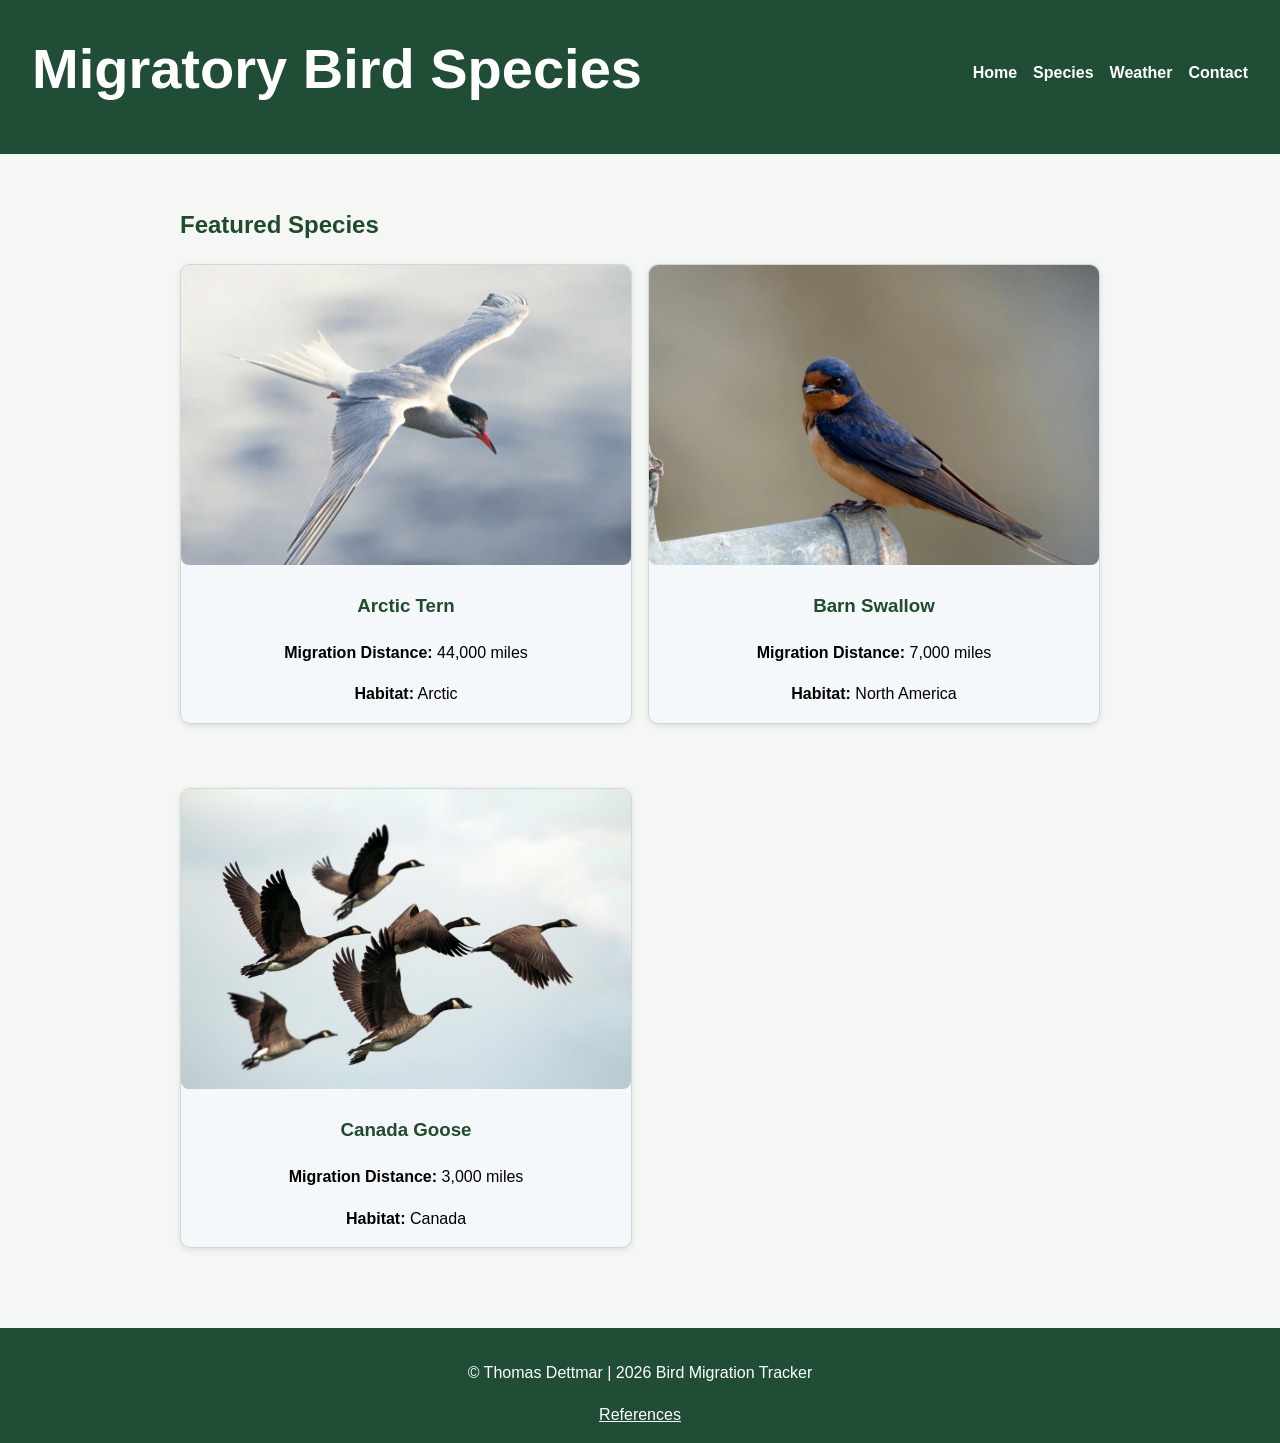
<file: project/species.html>
<!DOCTYPE html>
<html lang="en">
<head>
    <meta charset="UTF-8">
    <meta name="viewport" content="width=device-width, initial-scale=1.0">

    <title>Species Profiles</title>

    <meta name="description" content="WDD 131 Project – Bird Migration Tracker | Thomas Dettmar | Several profiles of migratory bird species.">
    <meta name="author" content="Thomas Dettmar">

    <link rel="stylesheet" href="styles/main.css">
    <link rel="stylesheet" href="styles/large.css">

    <script defer src="scripts/species.js"></script>
</head>

<body>

    <header>
        <h1>Migratory Bird Species</h1>

        <nav>
            <ul>
                <li><a href="index.html">Home</a></li>
                <li><a href="species.html">Species</a></li>
                <li><a href="weather.html">Weather</a></li>
                <li><a href="contact.html">Contact</a></li>
            </ul>
        </nav>
    </header>

    <main>

        <h2>Featured Species</h2>

        <div id="birdCards" class="grid"></div>

    </main>

    <footer>
        <p>&copy; Thomas Dettmar | 2026 Bird Migration Tracker</p>

        <a href="references.html">References</a>
    </footer>

</body>
</html>
</file>
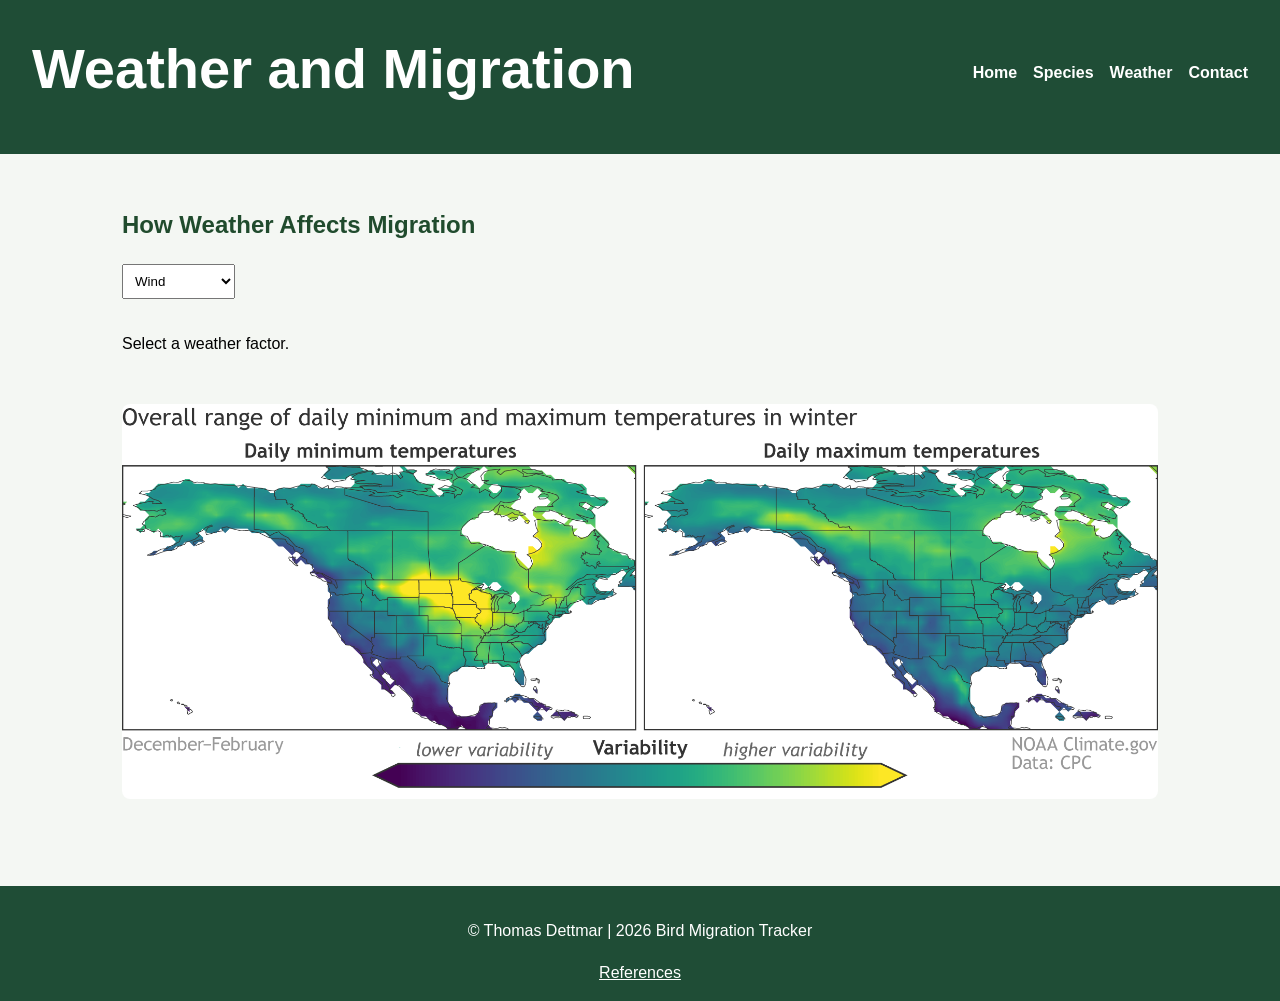
<file: project/weather.html>
<!DOCTYPE html>
<html lang="en">
<head>
    <meta charset="UTF-8">
    <meta name="viewport" content="width=device-width, initial-scale=1.0">

    <title>Weather and Migration</title>

    <meta name="description" content="WDD 131 Project – Bird Migration Tracker | Thomas Dettmar | Information about how weather affects bird migration.">
    <meta name="author" content="Thomas Dettmar">

    <link rel="stylesheet" href="styles/main.css">
    <link rel="stylesheet" href="styles/large.css">

    <script defer src="scripts/weather.js"></script>
</head>

<body>
    
    <header>
        <h1>Weather and Migration</h1>
    
        <nav>
            <ul>
                <li><a href="index.html">Home</a></li>
                <li><a href="species.html">Species</a></li>
                <li><a href="weather.html">Weather</a></li>
                <li><a href="contact.html">Contact</a></li>
            </ul>
        </nav>
    </header>
    
    <main>
    
        <section>
        
            <h2>How Weather Affects Migration</h2>
        
            <select id="weatherSelect">
            
                <option value="wind">
                    Wind
                </option>
            
                <option value="temperature">
                    Temperature
                </option>
            
                <option value="storms">
                    Storms
                </option>
            
            </select>
        
            <p id="weatherOutput">
                Select a weather factor.
            </p>
        
        </section>
        
        <section>
        
            <img
            src="images/weather.webp"
            alt="Weather map"
            loading="lazy">
        
        </section>
    
    </main>
    
    <footer>
        <p>&copy; Thomas Dettmar | 2026 Bird Migration Tracker</p>
    
        <a href="references.html">References</a>
    </footer>
    
</body>
</html>
</file>
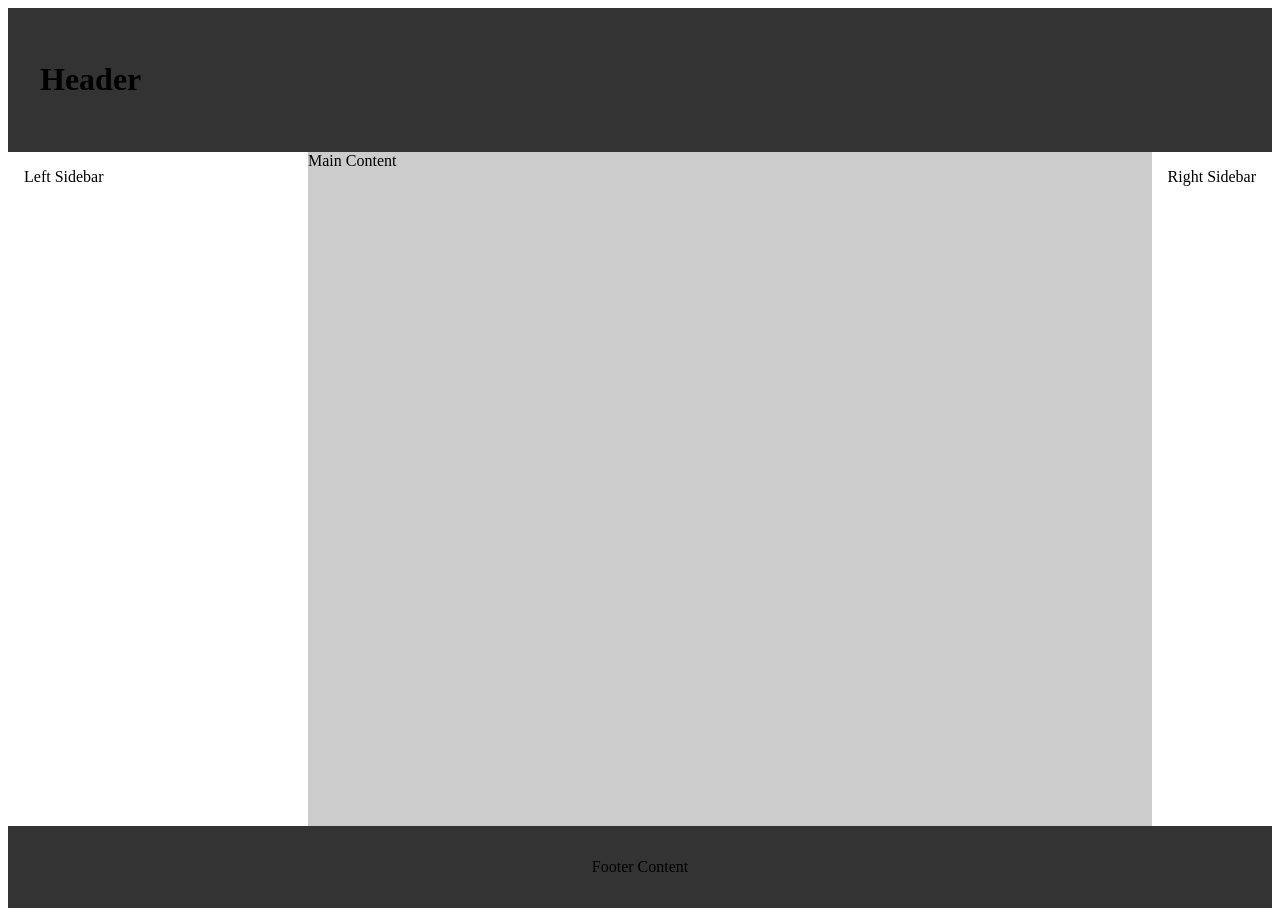
<file: week01/basic-layout.html>
<!DOCTYPE html>
<html lang="en">
<head>
    <meta charset="UTF-8">
    <meta name="viewport" content="width=device-width, initial-scale=1.0">
    <title>Basic Layout</title>
    <link rel="stylesheet" href="layout.css">
</head>
<body>

<header>
    <h1 contenteditable="true">Header</h1>
</header>

<div class="left-sidebar" contenteditable="true">Left Sidebar</div>

<main contenteditable="true">
    Main Content
</main>

<div class="right-sidebar" contenteditable="true">Right Sidebar</div>

<footer contenteditable="true">
    Footer Content
</footer>

</body>
</html>
</file>
<file: styles/base.css>
body {
    font-family: 'Roboto', sans-serif;
    margin: 0;
    background-color: #f4f4f4;
}

header {
    background-color: #1f4e6b;
    color: white;
}

#course-title {
    display: block;
    text-align: center;
    padding: 1rem;
    font-size: 1.5rem;
}

nav {
    display: flex;
    justify-content: space-around;
    background-color: #333;
}

nav a {
    color: white;
    text-decoration: none;
    padding: 1rem;
}

nav a:hover {
    background-color: #555;
}

main {
    max-width: 900px;
    margin: 20px auto;
    display: grid;
    grid-template-columns: 2fr 1fr;
    gap: 20px;
}

h1 {
    grid-column: span 2;
    text-align: center;
}

.card {
    background-color: white;
    border-radius: 8px;
    border: 1px solid #ccc;
    padding: 15px;
}

.card h2 {
    background-color: #2f5f7f;
    color: white;
    padding: 10px;
    margin: -15px -15px 15px -15px;
    border-radius: 8px 8px 0 0;
}

.about-content {
    display: flex;
    gap: 15px;
    align-items: center;
}

.about-content img {
    width: 150px;
}

.location {
    display: flex;
    gap: 15px;
    align-items: center;
    margin-top: 10px;
}

.location img {
    width: 100px;
}

footer {
    text-align: center;
    background-color: #1f4e6b;
    color: white;
    padding: 10px;
    margin-top: 20px;
}
</file>
<file: project/styles/main.css>
* {
    box-sizing: border-box;
}

html, body {
    height: 100%;
}

body {
    margin: 0;
    font-family: "Montserrat", sans-serif;
    line-height: 1.6;
    display: flex;
    flex-direction: column;
    min-height: 100vh;
    background: #f4f7f3;
}

header {
    background: #1f4d36;
    color: white;

    display: flex;
    justify-content: space-between;
    align-items: center;

    padding: 1.5rem 2rem;
}

header h1 {
    margin: 0;
    color: white;
    font-size: 3.5rem;
    margin-bottom: 1rem;
}

h1,
h2,
h3 {
    color: #204b2d;
}

nav ul {
    display: flex;
    gap: 2rem;

    list-style: none;
    margin: 0;
    padding: 0;

    align-items: center;
}

nav li {
    margin-bottom: .5rem;
}

nav a {
    color: white;
    text-decoration: none;
    font-weight: 600;
    transition: .3s;
}

nav a:hover {
    color: #9ee7ff;
}

.hero {
    position: relative;
}

.hero img {
    width: 100%;
    height: 500px;

    object-fit: cover;

    border-radius: 10px;
}

.hero-text {
    position: absolute;

    bottom: 2rem;
    left: 2rem;

    color: white;

    max-width: 500px;
}

.hero-text h2 {
    color: white;

    font-size: 3rem;

    margin-bottom: .5rem;
}

.hero-text p {
    font-size: 1.2rem;
}

main {
    max-width: 1100px;
    margin: auto;
    padding: 2rem;
}

section {
    margin-bottom: 3rem;
}

.info-card {
    background: white;

    padding: 1.5rem;

    border-radius: 10px;

    box-shadow: 0 2px 8px rgba(0,0,0,.08);
}

img {
    max-width: 100%;
    border-radius: 8px;
}

.routes-grid {
    display: grid;
    gap: 1.5rem;
}

.route-card {
    background: white;
    border-radius: 10px;
    overflow: hidden;

    box-shadow:
        0 2px 10px rgba(0,0,0,.1);
}

.route-card img {
    width: 100%;
    height: 300px;
}

.route-content {
    padding: 1rem;
}

.route-content h3 {
    margin-top: 0;
}

.map-image {
    object-fit: contain;
    background: white;
}

.card {
    background-color: #f4f8fa;
    border: 1px solid #d0d7de;
    border-radius: 10px;
    padding: 1rem;
    text-align: center;
    box-shadow: 0 2px 6px rgba(0,0,0,0.1);

    padding: 0;
    overflow: hidden;
}

.card img {
    width: 100%;
    max-width: 450px;
    height: 300px;
    object-fit: cover;
    border-radius: 8px;
}

.grid {
    display: grid;
    grid-template-columns: repeat(auto-fit, minmax(300px, 1fr));
    gap: 1rem;
}

form {
    display: flex;
    flex-direction: column;
}

input,
button,
select {
    margin-bottom: 1rem;
    padding: .5rem;
}

footer {
    background: #1f4d36;
    color: white;
    text-align: center;
    padding: 1rem;
}

footer a {
    color: white;
}
</file>
<file: project/styles/large.css>
@media (min-width: 768px) {

    .routes-grid {
        grid-template-columns: repeat(2, 1fr);
    }

    nav ul {
        display: flex;
        gap: 1rem;
    }

    .grid {
        display: grid;
        grid-template-columns: 1fr 1fr;
        gap: 1rem;
    }

}
</file>
<file: styles/form.css>
/* Google Font */
:root {
    --purple: #340033;
    --light-purple: #d7d0d8;
    --border: #b8b0b8;
    --white: #ffffff;
    --text: #000000;
    --optional: #1a2f9c;
}

* {
    margin: 0;
    padding: 0;
    box-sizing: border-box;
}

body {
    font-family: 'Poppins', sans-serif;
    background-color: #f5f5f5;
    color: var(--text);
}

header {
    background-color: var(--purple);
    color: white;
    text-align: center;
    padding: 2rem 1rem;
}

header h1 {
    font-size: 3rem;
    font-weight: 700;
}

main {
    max-width: 900px;
    margin: 2rem auto;
}

form {
    background-color: var(--light-purple);
    border: 2px solid var(--border);
    border-radius: 8px;
    padding: 2rem;
}

.form-group,
fieldset {
    margin-bottom: 2rem;
}

label,
legend {
    display: block;
    font-size: 1.5rem;
    font-weight: 600;
    margin-bottom: 1rem;
}

input[type="text"],
input[type="date"],
select,
textarea {
    width: 100%;
    padding: 1rem;
    font-size: 1.3rem;
    border: 1px solid #ccc;
    background-color: white;
}

textarea {
    min-height: 220px;
    resize: vertical;
}

fieldset {
    border: none;
    padding: 0;
}

.rating-group {
    display: flex;
    justify-content: space-between;
    text-align: center;
}

.rating-option {
    display: flex;
    flex-direction: column;
    align-items: center;
    gap: .5rem;
}

.rating-option label {
    font-size: 2rem;
    margin-bottom: 0;
}

.rating-option input {
    width: 32px;
    height: 32px;
}

.features label {
    display: flex;
    align-items: center;
    gap: 1rem;
    margin-bottom: 1rem;
    font-size: 1.3rem;
    font-weight: 500;
}

.features input[type="checkbox"] {
    width: 30px;
    height: 30px;
}

.optional {
    color: var(--optional);
    font-size: 1.1rem;
    font-weight: 400;
}

input[type="submit"] {
    width: 100%;
    padding: 1.25rem;
    font-size: 2rem;
    font-weight: 700;
    background-color: #ececec;
    border: 2px solid #8f8f8f;
    border-radius: 4px;
    cursor: pointer;
    transition: .3s;
}

input[type="submit"]:hover {
    background-color: #dddddd;
}

footer {
    background-color: var(--purple);
    color: white;
    text-align: center;
    padding: 2rem 1rem;
    margin-top: 2rem;
}

footer p {
    font-size: 1.2rem;
    line-height: 1.5;
}

@media screen and (min-width: 768px) {

    header h1 {
        font-size: 4rem;
    }

    form {
        padding: 2.5rem;
    }

    .rating-group {
        justify-content: space-around;
    }
}
</file>
<file: styles/place.css>
:root {
  --primary-color: #bc002d;
  --secondary-color: #ffffff;
  --accent-color: #222;
  --background-color: #f5f5f5;

  --heading-font: Arial, sans-serif;
  --body-font: Verdana, sans-serif;
}

* {
  margin: 0;
  padding: 0;
  box-sizing: border-box;
}

body {
  font-family: var(--body-font);
  background-color: var(--background-color);
  color: var(--accent-color);
}

header {
  background-color: var(--primary-color);
  color: var(--secondary-color);
  text-align: center;
  padding: 1rem;

  border-bottom: 18px solid #007e3a;
}

header h1 {
  font-family: var(--heading-font);
}

.hero {
  width: 100%;
  display: block;
}

main {
  position: relative;
}

.card {
  background-color: rgba(255, 255, 255, 0.55);

  padding: 5rem 1.5rem 1.5rem;
  margin: 1rem;

  box-shadow: 0 0 12px rgba(0,0,0,0.25);

  position: relative;

  backdrop-filter: blur(2px);
}

.card h2 {
  position: absolute;

  top: 10px;
  left: -12px;

  background-color: rgba(0, 126, 58, 0.90);
  color: white;

  padding: 1rem 2.5rem;

  font-size: 1.5rem;

  box-shadow: 2px 2px 8px rgba(0,0,0,0.3);
}

.card p {
  margin: 0.5rem 0;
}

.card span {
  font-weight: bold;
}

.weather-icon {
  width: 60px;
  margin-bottom: 1rem;
}

footer {
  background-color: var(--primary-color);
  color: white;
  text-align: center;
  padding: 1rem;
}

@media screen and (min-width: 768px) {

  main {
    max-width: 100%;
    margin: 0 auto;
  }

  .card {
    position: absolute;
    width: 260px;
  }

  .data {
    top: 40px;
    left: 20px;
  }

  .weather {
    bottom: 40px;
    right: 20px;
  }

  .weather h2::after {
    content: " ⛅";
  }

  .weather-icon {
    display: none;
  }
}
</file>
<file: styles/temples.css>
body {
    font-family: 'Roboto', sans-serif;
    margin: 0;
    background: #eee;
}

header {
    background: #4b136f;
    color: white;
    padding: 1rem;
    display: flex;
    justify-content: space-between;
    align-items: center;
}

#menuBtn {
    font-size: 2rem;
    background: none;
    border: none;
    color: white;
}

/* NAV */
nav {
    display: none;
    flex-direction: column;
    background: #4b136f;
}

nav a {
    color: white;
    padding: 1rem;
    text-decoration: none;
    text-align: center;
}

nav a:hover {
    background: #6a1b9a;
}

nav.open {
    display: flex;
}

main {
    max-width: 900px;
    margin: auto;
    text-align: center;
}

.gallery {
    display: grid;
    grid-template-columns: 1fr;
    gap: 20px;
    padding: 20px;
}

figure {
    margin: 0;
}

figure img {
    width: 100%;
}

footer {
    background: #4b136f;
    color: white;
    text-align: center;
    padding: 1rem;
}
</file>
<file: styles/temples-large.css>
@media screen and (min-width: 768px) {

    #menuBtn {
        display: none;
    }

    nav {
        display: flex !important;
        flex-direction: row;
        gap: 20px;
    }

    nav a {
        padding: 0;
    }

    .gallery {
        grid-template-columns: repeat(3, 1fr);
    }
}
</file>
<file: project/styles/siteplan.css>
body {
    font-family: 'Roboto', sans-serif;
    background-color: #F4F4F4;
    color: #333333;
    margin: 0;
    padding: 20px;
}

h1, h2, h3 {
    font-family: 'Merriweather', serif;
    color: #4A90E2;
}

header {
    background-color: #4A90E2;
    color: white;
    padding: 1rem;
    text-align: center;
}

section {
    background: white;
    padding: 1rem;
    margin: 1rem 0;
    border-left: 5px solid #2E8B57;
}

footer {
    background-color: #2E8B57;
    color: white;
    text-align: center;
    padding: 1rem;
}
</file>
<file: week01/layout.css>
body {
  display: grid;
  height: 100vh;
  grid-template: auto 1fr auto / 300px 1fr auto;
}

header {
  background: #333333;
  padding: 2rem;
  grid-column: 1 / 4;
}

.left-sidebar {
  background: #ffffff;
  grid-column: 1 / 2;
}

main {
  background: #cccccc;
  grid-column: 2 / 3;
}

.right-sidebar {
  background: #ffffff;
  grid-column: 3 / 4;
}

footer {
  background: #333333;
  padding: 2rem;
  text-align: center;
  grid-column: 1 / 4;
}

.left-sidebar,
.right-sidebar {
  padding: 1rem;
}
</file>
